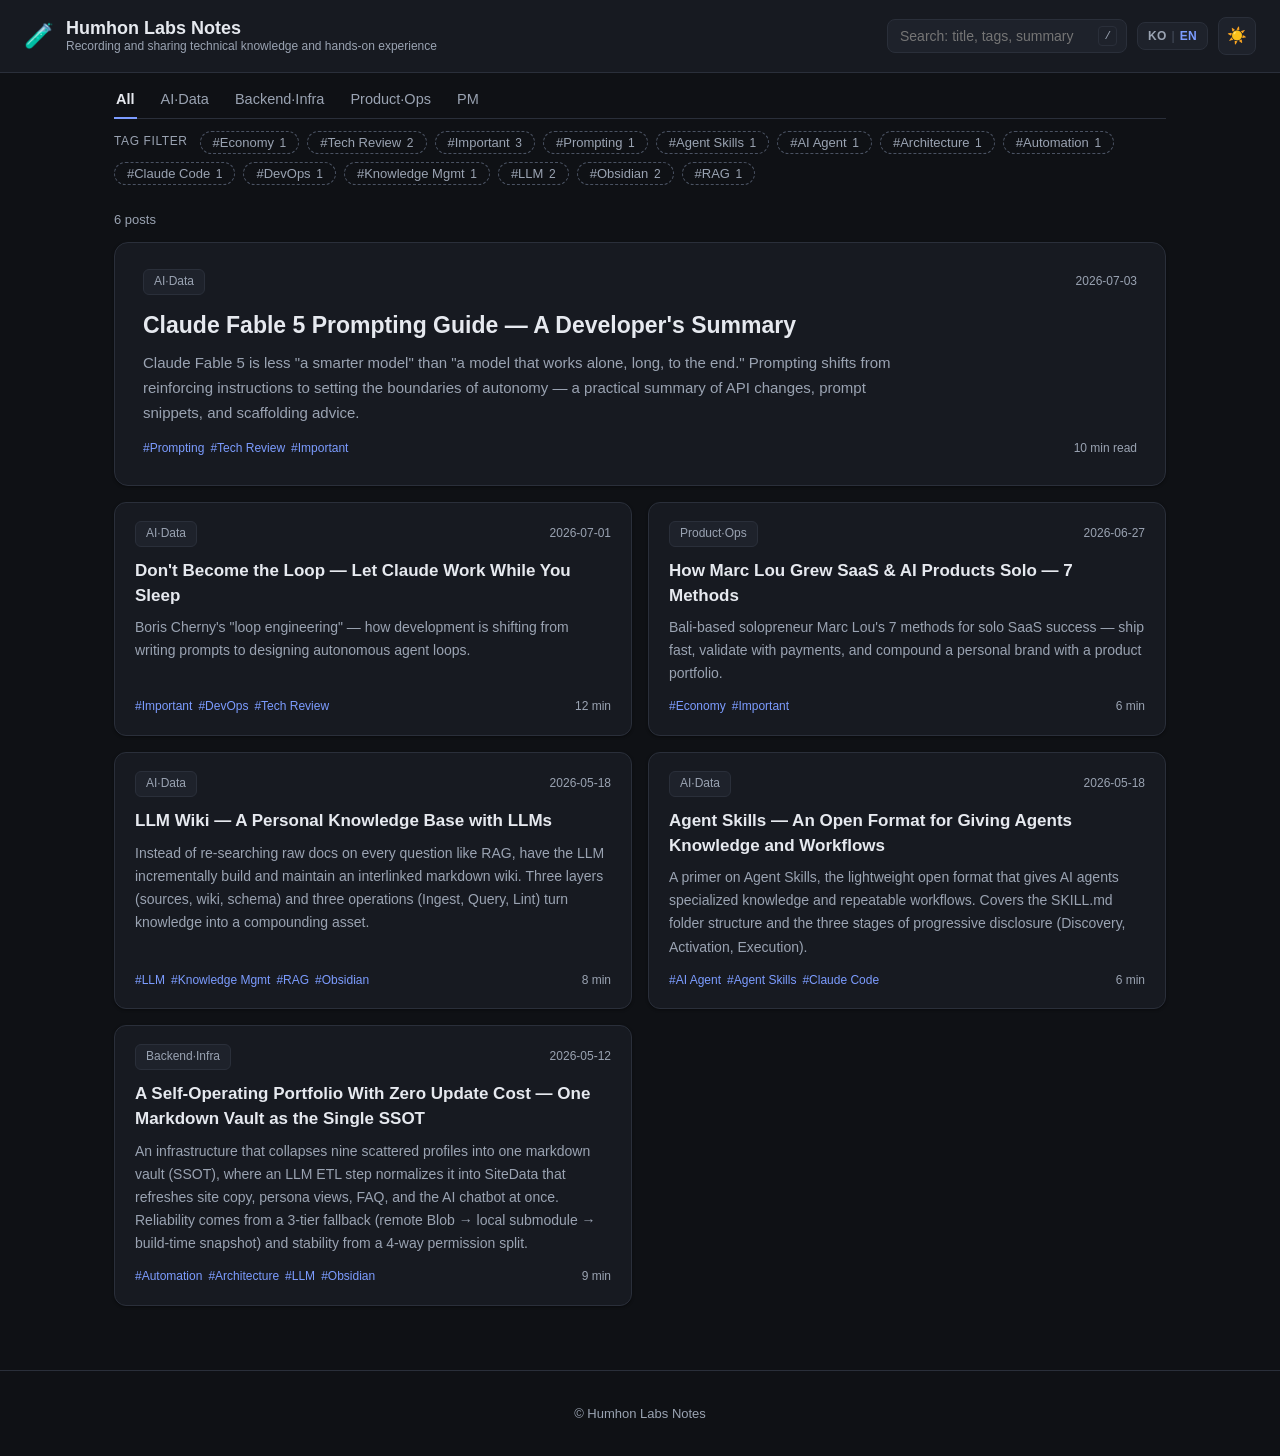
<file: index.html>
<!doctype html>
<html lang="ko">
<head>
  <meta charset="UTF-8" />
  <meta name="viewport" content="width=device-width, initial-scale=1.0" />
  <title>Humhon Labs Notes</title>
  <link rel="stylesheet" href="assets/style.css" />
  <script>
    (function () {
      try { document.documentElement.setAttribute('data-theme', localStorage.getItem('labnotes-theme') || 'dark'); }
      catch (e) { document.documentElement.setAttribute('data-theme', 'dark'); }
    })();
  </script>
  <script>
    (function () {
      function detect() {
        try { var s = localStorage.getItem('labnotes-lang'); if (s === 'ko' || s === 'en') return s; } catch (e) {}
        try { var n = (navigator.languages && navigator.languages[0]) || navigator.language || ''; if (n.toLowerCase().indexOf('ko') === 0) return 'ko'; if (n) return 'en'; } catch (e) {}
        return 'ko';
      }
      try { document.documentElement.setAttribute('data-lang', detect()); }
      catch (e) { document.documentElement.setAttribute('data-lang', 'ko'); }
    })();
  </script>
</head>
<body>
  <a class="skip-link" href="#content" data-i18n="skip_to_content">본문으로 건너뛰기</a>
  <header class="site-header">
    <a class="brand" href="index.html">
      <span class="brand-mark">🧪</span>
      <div class="brand-text"><h1>Humhon Labs Notes</h1><small data-i18n="tagline">기술 지식과 실무 경험을 기록하고 공유합니다</small></div>
    </a>
    <div class="header-actions">
      <div class="search-wrap">
        <input id="search" type="search" placeholder="검색: 제목·태그·요약" aria-label="글 검색" data-i18n-attr="placeholder:search_placeholder;aria-label:search_aria" />
        <span class="kbd-hint" aria-hidden="true">/</span>
      </div>
      <button id="lang-toggle" class="lang-toggle" type="button" aria-label="언어 전환"></button>
      <button id="theme-toggle" class="icon-btn" type="button" aria-label="테마 전환">🌙</button>
    </div>
  </header>

  <nav class="filters" aria-label="필터" data-i18n-attr="aria-label:filters_aria">
    <div id="category-nav" class="category-nav"></div>
    <div class="tag-row">
      <span class="tag-row-label" data-i18n="tag_filter_label">태그 필터</span>
      <span id="tag-filter" class="tag-filter"></span>
      <button id="clear-tags" class="text-btn" type="button" style="display:none" data-i18n="clear">초기화</button>
    </div>
  </nav>

  <main id="content" class="list-main" tabindex="-1">
    <div id="result-count" class="result-count" aria-live="polite"></div>
    <div id="featured"></div>
    <ul id="post-list" class="post-grid"></ul>
    <div id="empty-state" class="empty" style="display:none">
      <p data-i18n="empty">조건에 맞는 글이 없습니다.</p>
      <button id="reset-all" class="reset-btn" type="button" data-i18n="reset_filters">필터 초기화</button>
    </div>
  </main>

  <footer class="site-footer">© Humhon Labs Notes</footer>

  <script src="data/posts.js"></script>
  <script src="assets/lang.js"></script>
  <script src="assets/app.js"></script>
  <script src="assets/theme.js"></script>
</body>
</html>
</file>
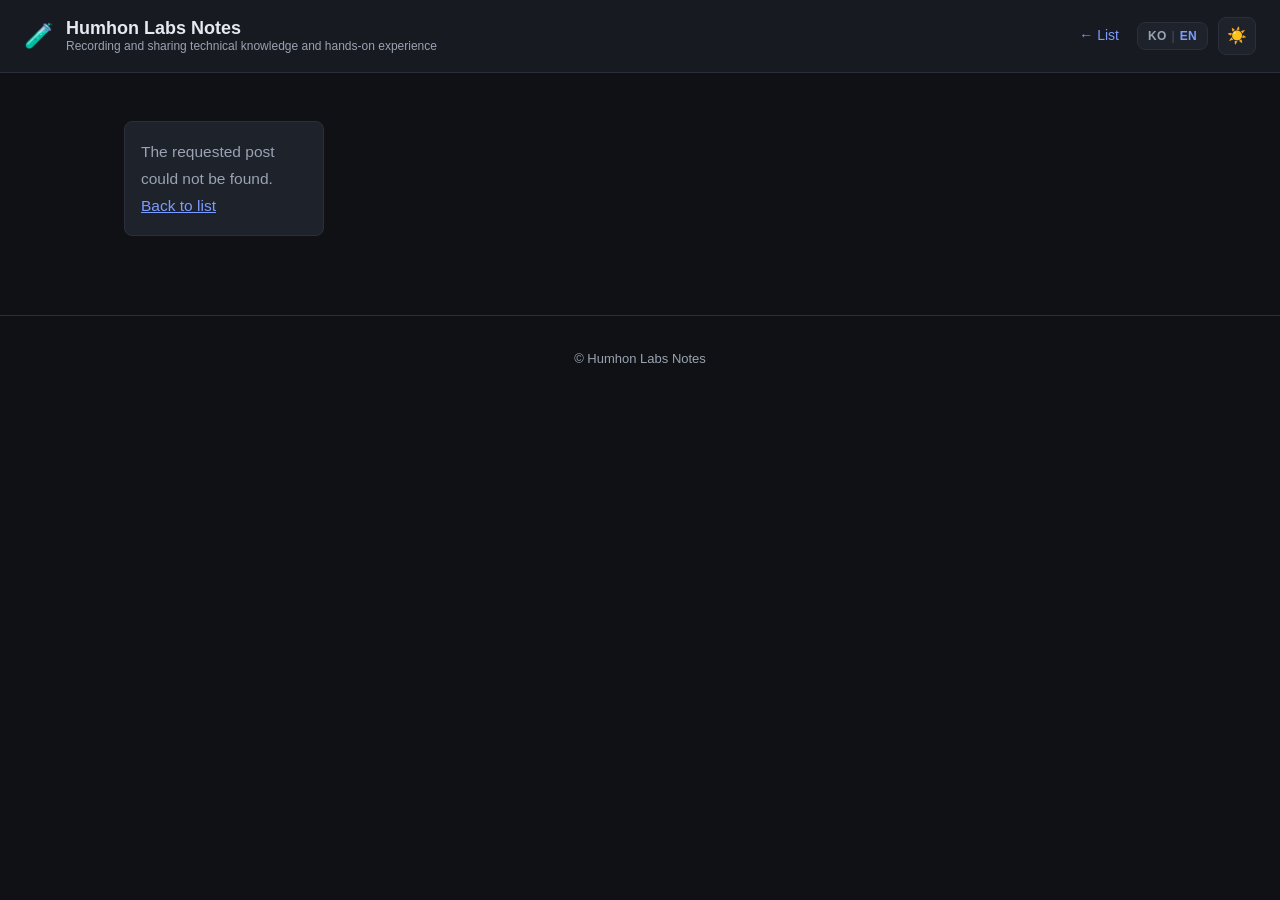
<file: post.html>
<!doctype html>
<html lang="ko">
<head>
  <meta charset="UTF-8" />
  <meta name="viewport" content="width=device-width, initial-scale=1.0" />
  <title>글 · Humhon Labs Notes</title>
  <link rel="stylesheet" href="assets/style.css" />
  <script>
    (function () {
      try { document.documentElement.setAttribute('data-theme', localStorage.getItem('labnotes-theme') || 'dark'); }
      catch (e) { document.documentElement.setAttribute('data-theme', 'dark'); }
    })();
  </script>
  <script>
    (function () {
      function detect() {
        try { var s = localStorage.getItem('labnotes-lang'); if (s === 'ko' || s === 'en') return s; } catch (e) {}
        try { var n = (navigator.languages && navigator.languages[0]) || navigator.language || ''; if (n.toLowerCase().indexOf('ko') === 0) return 'ko'; if (n) return 'en'; } catch (e) {}
        return 'ko';
      }
      try { document.documentElement.setAttribute('data-lang', detect()); }
      catch (e) { document.documentElement.setAttribute('data-lang', 'ko'); }
    })();
  </script>
</head>
<body>
  <a class="skip-link" href="#content" data-i18n="skip_to_content">본문으로 건너뛰기</a>
  <header class="site-header">
    <a class="brand" href="index.html">
      <span class="brand-mark">🧪</span>
      <span class="brand-text"><strong>Humhon Labs Notes</strong><small data-i18n="tagline">기술 지식과 실무 경험을 기록하고 공유합니다</small></span>
    </a>
    <div class="header-actions">
      <a class="text-btn" href="index.html" data-i18n="to_list">← 목록</a>
      <button id="lang-toggle" class="lang-toggle" type="button" aria-label="언어 전환"></button>
      <button id="theme-toggle" class="icon-btn" type="button" aria-label="테마 전환">🌙</button>
    </div>
    <div id="read-progress" class="read-progress" aria-hidden="true"></div>
  </header>

  <main id="content" class="post-layout" tabindex="-1">
    <aside id="toc-wrap" class="toc" style="display:none" aria-label="목차">
      <details id="toc-details" class="toc-details" open>
        <summary class="section-label" data-i18n="toc">목차</summary>
        <div id="toc" class="toc-list"></div>
      </details>
    </aside>

    <article class="post">
      <header id="post-meta" class="post-meta"></header>
      <div id="post-body" class="post-body markdown"></div>

      <section id="post-footer" class="post-footer" style="display:none">
        <div class="section-label" data-i18n="related">관련 글</div>
        <ul id="related" class="related-grid"></ul>
        <p id="no-related" class="no-related" style="display:none" data-i18n="no_related">같은 태그의 다른 글이 아직 없습니다.</p>
        <div id="prev-next" class="prev-next"></div>
      </section>
    </article>
  </main>

  <footer class="site-footer">© Humhon Labs Notes</footer>

  <script src="data/posts.js"></script>
  <script src="assets/lang.js"></script>
  <script src="assets/marked.min.js"></script>
  <script src="assets/post.js"></script>
  <script src="assets/theme.js"></script>
</body>
</html>
</file>
<file: assets/style.css>
:root {
  --bg: #0f1115;
  --bg-elev: #171a21;
  --bg-soft: #1e222b;
  --border: #2a2f3a;
  --text: #e6e9ef;
  --text-dim: #9aa3b2;
  --accent: #7c9cff;
  --accent-ink: #0f1115;
  --code-bg: #0b0d12;
  --border-strong: #4a5262;
  --shadow: 0 1px 3px rgba(0,0,0,.4);
}
:root[data-theme="light"] {
  --bg: #f7f8fa;
  --bg-elev: #ffffff;
  --bg-soft: #eef1f5;
  --border: #dfe3ea;
  --text: #1a1f29;
  --text-dim: #5b6472;
  --accent: #3355dd;
  --accent-ink: #ffffff;
  --code-bg: #f0f2f6;
  --border-strong: #aab2c0;
  --shadow: 0 1px 3px rgba(0,0,0,.08);
}

* { box-sizing: border-box; }
html { -webkit-text-size-adjust: 100%; }
body {
  margin: 0;
  font-family: -apple-system, BlinkMacSystemFont, "Segoe UI", "Apple SD Gothic Neo", "Malgun Gothic", "Noto Sans KR", sans-serif;
  background: var(--bg);
  color: var(--text);
  line-height: 1.65;
}
a { color: var(--accent); text-decoration: none; }
a:hover { text-decoration: underline; }

.site-header {
  display: flex; align-items: center; justify-content: space-between; gap: 16px;
  padding: 16px 24px; border-bottom: 1px solid var(--border);
  background: var(--bg-elev); position: sticky; top: 0; z-index: 10;
}
.brand { display: flex; align-items: center; gap: 12px; color: var(--text); }
.brand:hover { text-decoration: none; }
.brand-mark { font-size: 24px; }
.skip-link {
  position: absolute; left: -9999px; top: 0; z-index: 20;
  background: var(--accent); color: var(--accent-ink); padding: 8px 16px;
  border-radius: 0 0 8px 0; font-size: 14px;
}
.skip-link:focus { left: 0; }

.brand-text { display: flex; flex-direction: column; line-height: 1.2; }
.brand-text strong, .brand-text h1 { font-size: 18px; margin: 0; line-height: inherit; }
.brand-text small { color: var(--text-dim); font-size: 12px; }
.header-actions { display: flex; align-items: center; gap: 10px; }
.search-wrap { position: relative; display: flex; align-items: center; }
#search {
  background: var(--bg-soft); border: 1px solid var(--border); color: var(--text);
  border-radius: 8px; padding: 8px 34px 8px 12px; min-width: 240px; font-size: 14px;
}
#search:focus { outline: 2px solid var(--accent); outline-offset: 1px; }
.kbd-hint {
  position: absolute; right: 10px; border: 1px solid var(--border); border-radius: 4px;
  padding: 0 5px; font-size: 11px; color: var(--text-dim); font-family: monospace;
}
.icon-btn {
  background: var(--bg-soft); border: 1px solid var(--border); color: var(--text);
  border-radius: 8px; width: 38px; height: 38px; font-size: 16px; cursor: pointer;
}
.lang-toggle {
  background: var(--bg-soft); border: 1px solid var(--border);
  color: var(--text-dim); border-radius: 8px; padding: 6px 10px;
  font-size: 12px; font-weight: 600; letter-spacing: .02em; cursor: pointer;
  display: inline-flex; align-items: center; gap: 5px;
}
.lang-toggle:focus-visible { outline: 2px solid var(--accent); outline-offset: 2px; }
.lang-toggle .lang-opt.on { color: var(--accent); }
.lang-toggle .lang-sep { color: var(--border-strong); font-weight: 400; }
.lang-banner {
  margin: 0 0 20px; padding: 10px 14px; border-radius: 8px;
  background: var(--bg-soft); border: 1px solid var(--border);
  color: var(--text-dim); font-size: 13.5px;
}
.icon-btn:focus-visible, .cat-tab:focus-visible, .tag-chip:focus-visible,
.card:focus-visible, .mini-card:focus-visible, .pn-card:focus-visible,
.toc-link:focus-visible, .copy-btn:focus-visible, .reset-btn:focus-visible,
.text-btn:focus-visible {
  outline: 2px solid var(--accent); outline-offset: 2px;
}
.text-btn { background: none; border: none; color: var(--accent); cursor: pointer; font-size: 14px; padding: 6px 8px; }

.read-progress {
  position: absolute; left: 0; bottom: -1px; height: 3px;
  background: var(--accent); width: 0%; transition: width .1s linear;
}

.filters { display: flex; flex-direction: column; gap: 12px; padding: 8px 24px 0; max-width: 1100px; margin: 0 auto; }
.category-nav { display: flex; flex-wrap: wrap; gap: 22px; border-bottom: 1px solid var(--border); }
.cat-tab {
  background: none; border: none; cursor: pointer; font-size: 14.5px; color: var(--text-dim);
  padding: 10px 2px; margin-bottom: -1px; border-bottom: 2px solid transparent;
}
.cat-tab.active { border-bottom-color: var(--accent); color: var(--text); font-weight: 600; }

.tag-row { display: flex; flex-wrap: wrap; gap: 8px; align-items: center; }
.tag-row-label { color: var(--text-dim); font-size: 12px; text-transform: uppercase; letter-spacing: .05em; margin-right: 4px; }
.tag-filter { display: contents; }
.tag-chip {
  background: transparent; border: 1px dashed var(--border-strong); color: var(--text-dim);
  border-radius: 999px; padding: 3px 12px; font-size: 13px; cursor: pointer; white-space: nowrap;
}
.tag-chip.active { background: var(--accent); color: var(--accent-ink); border: 1px solid var(--accent); }
.tag-count { font-size: 12px; margin-left: 2px; }

.list-main { max-width: 1100px; margin: 0 auto; padding: 24px; }
.result-count { color: var(--text-dim); font-size: 13px; margin-bottom: 12px; }
.post-grid { display: grid; grid-template-columns: 1fr 1fr; gap: 16px; list-style: none; margin: 0; padding: 0; }
.post-grid > li, .related-grid > li { display: flex; }
.post-grid > li > .card, .related-grid > li > .mini-card { width: 100%; }
.card {
  display: flex; flex-direction: column; background: var(--bg-elev); border: 1px solid var(--border);
  border-radius: 12px; padding: 18px 20px; color: var(--text); box-shadow: var(--shadow);
  transition: border-color .15s, transform .15s;
}
.card:hover { text-decoration: none; border-color: var(--accent); transform: translateY(-2px); }
.card-top { display: flex; align-items: center; gap: 8px; margin-bottom: 8px; }
.card-top time, .post-info { color: var(--text-dim); font-size: 12px; margin-left: auto; white-space: nowrap; }
.card h2 { margin: 4px 0 8px; font-size: 17px; line-height: 1.45; }
.badge { background: var(--bg-soft); border: 1px solid var(--border); color: var(--text-dim); border-radius: 6px; padding: 2px 10px; font-size: 12px; }
.summary { color: var(--text-dim); margin: 0 0 12px; font-size: 14px; flex: 1; }
.card-foot { display: flex; align-items: baseline; justify-content: space-between; gap: 12px; }
.tags { display: flex; flex-wrap: wrap; gap: 6px; }
.tag { color: var(--accent); font-size: 12px; }
.read-min { color: var(--text-dim); font-size: 12px; white-space: nowrap; }

.card.featured { border-radius: 14px; padding: 26px 28px; margin-bottom: 16px; }
.card.featured .card-top { margin-bottom: 10px; }
.card.featured h2 { margin: 4px 0 10px; font-size: 23px; line-height: 1.4; }
.card.featured .summary { font-size: 15px; margin-bottom: 14px; max-width: 760px; flex: none; }

.empty { display: flex; flex-direction: column; gap: 12px; align-items: center; text-align: center; padding: 48px 0; }
.empty p { color: var(--text-dim); margin: 0; }
.reset-btn {
  background: var(--bg-soft); border: 1px solid var(--border); color: var(--accent);
  border-radius: 8px; padding: 8px 16px; font-size: 14px; cursor: pointer;
}

.post-layout { display: grid; grid-template-columns: 200px minmax(0, 1fr); gap: 32px; max-width: 1080px; margin: 0 auto; padding: 24px; }
.section-label { font-size: 12px; text-transform: uppercase; letter-spacing: .06em; color: var(--text-dim); margin-bottom: 10px; }
.toc { align-self: start; position: sticky; top: 88px; }
.toc-details summary.section-label { margin-bottom: 10px; }
@media (min-width: 861px) {
  .toc-details summary { pointer-events: none; list-style: none; }
  .toc-details summary::-webkit-details-marker { display: none; }
}
@media (max-width: 860px) {
  .toc-details summary { cursor: pointer; }
}
.toc-list { display: flex; flex-direction: column; border-left: 1px solid var(--border); }
.toc-link {
  display: block; padding: 5px 12px; font-size: 13px; line-height: 1.45; cursor: pointer;
  color: var(--text-dim); border-left: 2px solid transparent; margin-left: -1px;
}
.toc-link:hover { text-decoration: none; color: var(--text); }
.toc-link.active { color: var(--accent); border-left-color: var(--accent); font-weight: 600; }

.post-meta h1 { font-size: 27px; margin: 8px 0 12px; line-height: 1.45; }
.post-meta .source { display: inline-block; margin-top: 10px; font-size: 14px; text-decoration: underline; }
.post-body { margin-top: 24px; }

.post-footer { border-top: 1px solid var(--border); margin-top: 40px; padding-top: 24px; }
.post-footer .section-label { margin-bottom: 12px; }
.related-grid { display: grid; grid-template-columns: 1fr 1fr; gap: 12px; list-style: none; margin: 0; padding: 0; }
.mini-card {
  background: var(--bg-elev); border: 1px solid var(--border); border-radius: 10px;
  padding: 14px 16px; color: var(--text); transition: border-color .15s;
}
.mini-card:hover { text-decoration: none; border-color: var(--accent); }
.mini-top { display: flex; gap: 8px; align-items: center; margin-bottom: 6px; }
.mini-top .badge { padding: 1px 8px; font-size: 11px; }
.mini-top .read-min { font-size: 11px; }
.mini-title { font-size: 14.5px; font-weight: 600; line-height: 1.45; }
.no-related { color: var(--text-dim); font-size: 13px; margin: 0; }

.prev-next { display: flex; justify-content: space-between; gap: 12px; margin-top: 20px; }
.pn-card {
  flex: 1; max-width: 48%; background: var(--bg-elev); border: 1px solid var(--border);
  border-radius: 10px; padding: 12px 16px; color: var(--text); transition: border-color .15s;
}
.pn-card:hover { text-decoration: none; border-color: var(--accent); }
.pn-card.next { margin-left: auto; text-align: right; }
.pn-label { color: var(--text-dim); font-size: 12px; margin-bottom: 4px; }
.pn-title { font-size: 14px; font-weight: 600; line-height: 1.4; overflow: hidden; text-overflow: ellipsis; white-space: nowrap; }

.markdown h1 { display: none; }
.markdown h2 { margin-top: 32px; border-bottom: 1px solid var(--border); padding-bottom: 6px; font-size: 21px; scroll-margin-top: 90px; }
/* 본문 내부 앵커(§ 링크 대상): sticky 헤더에 가려지지 않게 offset */
.markdown .anchor { scroll-margin-top: 90px; }
.markdown h3 { margin-top: 24px; font-size: 17px; scroll-margin-top: 90px; }
.markdown p, .markdown li { font-size: 15.5px; line-height: 1.75; }
.markdown blockquote {
  margin: 16px 0; padding: 12px 16px; background: var(--bg-soft);
  border-left: 4px solid var(--accent); border-radius: 8px; color: var(--text);
}
.markdown blockquote p { margin: 6px 0; }
.markdown .table-wrap { overflow-x: auto; margin: 16px 0; }
.markdown table { border-collapse: collapse; width: 100%; margin: 16px 0; font-size: 14px; }
.markdown .table-wrap table { margin: 0; }
.markdown th, .markdown td { border: 1px solid var(--border); padding: 8px 12px; text-align: left; }
.markdown th { background: var(--bg-soft); }
.markdown pre { background: var(--code-bg); border: 1px solid var(--border); border-radius: 10px; padding: 16px; overflow-x: auto; position: relative; }
.markdown code { font-family: "SFMono-Regular", Consolas, "Liberation Mono", monospace; font-size: 13.5px; }
.markdown p code, .markdown li code { background: var(--bg-soft); padding: 1px 6px; border-radius: 4px; }
.markdown pre code { background: none; padding: 0; }
.markdown details { background: var(--bg-soft); border: 1px solid var(--border); border-radius: 8px; padding: 8px 14px; margin: 16px 0; }
.markdown summary { cursor: pointer; font-weight: 600; }
.markdown a { text-decoration: underline; }
.copy-btn {
  position: absolute; top: 8px; right: 8px; background: var(--bg-soft); border: 1px solid var(--border);
  color: var(--text-dim); border-radius: 6px; padding: 2px 10px; font-size: 12px; cursor: pointer; font-family: inherit;
}
.copy-btn.copied { color: var(--accent); }
.notice { background: var(--bg-soft); border: 1px solid var(--border); border-radius: 8px; padding: 16px; color: var(--text-dim); }

.site-footer { text-align: center; color: var(--text-dim); font-size: 13px; padding: 32px 0; border-top: 1px solid var(--border); margin-top: 40px; }

@media (max-width: 860px) {
  .post-layout { grid-template-columns: minmax(0, 1fr); gap: 16px; }
  .toc { position: static; }
}
@media (max-width: 720px) {
  .site-header { flex-wrap: wrap; }
  .header-actions { flex: 1 1 100%; }
  .search-wrap { flex: 1; }
  #search { min-width: 0; width: 100%; }
  .post-grid, .related-grid { grid-template-columns: 1fr; }
  .prev-next { flex-direction: column; }
  .pn-card { max-width: none; }
  .pn-card.next { margin-left: 0; }
}
</file>
